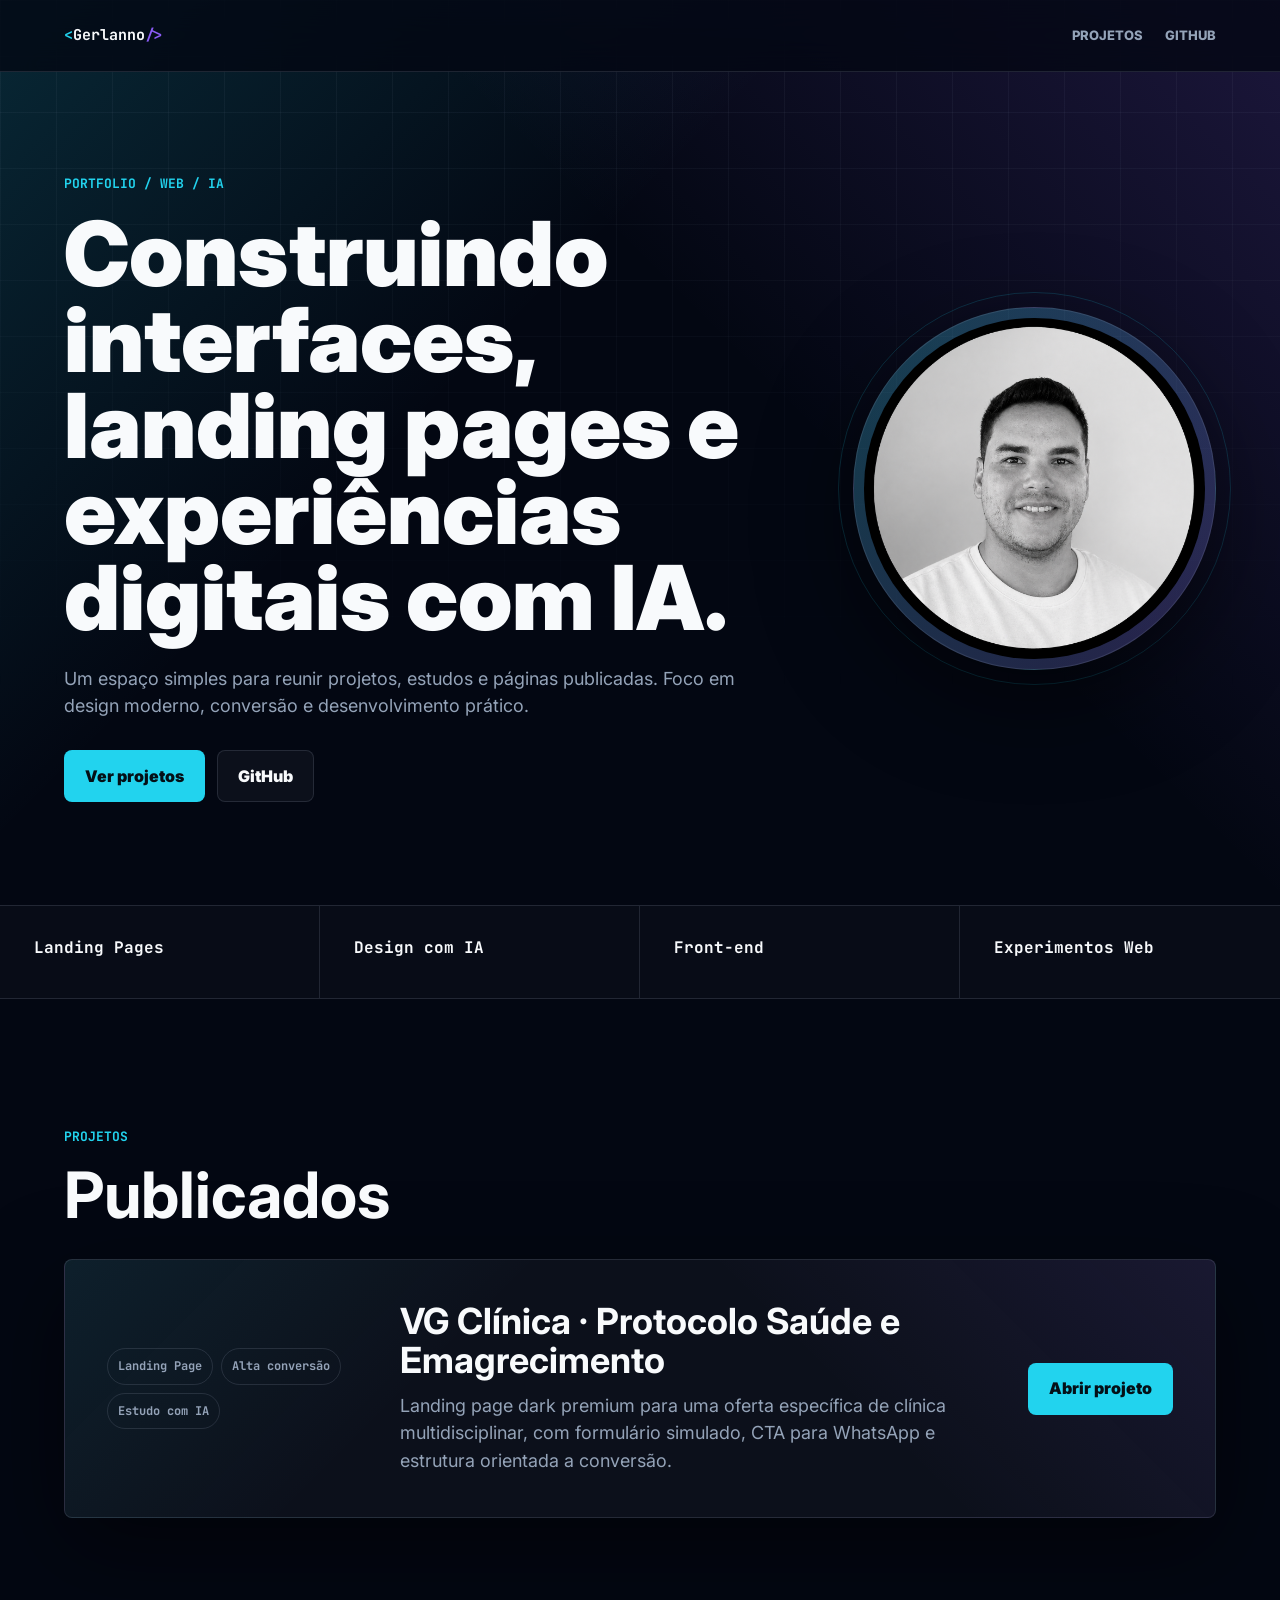
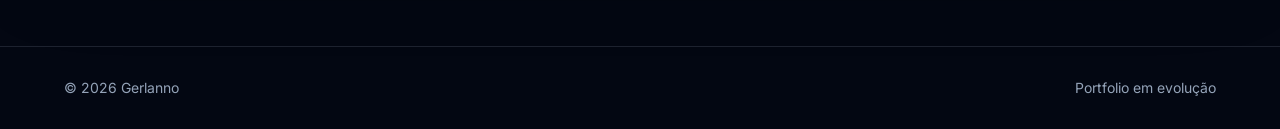
<file: index.html>
<!doctype html>
<html lang="pt-BR">
  <head>
    <meta charset="UTF-8" />
    <meta name="viewport" content="width=device-width, initial-scale=1.0" />
    <title>Gerlanno | Portfolio</title>
    <meta
      name="description"
      content="Portfolio de projetos web, landing pages e experimentos com IA."
    />
    <link rel="preconnect" href="https://fonts.googleapis.com" />
    <link rel="preconnect" href="https://fonts.gstatic.com" crossorigin />
    <link
      href="https://fonts.googleapis.com/css2?family=Inter:wght@400;500;600;700;800;900&family=JetBrains+Mono:wght@500;700&display=swap"
      rel="stylesheet"
    />
    <link rel="stylesheet" href="portfolio.css" />
  </head>
  <body>
    <header class="site-header">
      <a class="brand" href="#top">Gerlanno</a>
      <nav aria-label="Navegação principal">
        <a href="#projetos">Projetos</a>
        <a href="https://github.com/gerlanno" target="_blank" rel="noreferrer">GitHub</a>
      </nav>
    </header>

    <main id="top">
      <section class="hero">
        <div class="hero-copy">
          <p class="kicker">Portfolio / Web / IA</p>
          <h1>Construindo interfaces, landing pages e experiências digitais com IA.</h1>
          <p>
            Um espaço simples para reunir projetos, estudos e páginas publicadas. Foco em design
            moderno, conversão e desenvolvimento prático.
          </p>
          <div class="hero-actions">
            <a class="button primary" href="#projetos">Ver projetos</a>
            <a class="button secondary" href="https://github.com/gerlanno" target="_blank" rel="noreferrer">GitHub</a>
          </div>
        </div>

        <div class="profile-frame" aria-label="Foto de Gerlanno">
          <img src="assets/profile-gerlanno.png" alt="Foto de Gerlanno" />
        </div>
      </section>

      <section class="signal-strip" aria-label="Áreas de foco">
        <span>Landing Pages</span>
        <span>Design com IA</span>
        <span>Front-end</span>
        <span>Experimentos Web</span>
      </section>

      <section id="projetos" class="projects">
        <div class="section-heading">
          <p class="kicker">Projetos</p>
          <h2>Publicados</h2>
        </div>

        <article class="project-card">
          <div class="project-meta">
            <span>Landing Page</span>
            <span>Alta conversão</span>
            <span>Estudo com IA</span>
          </div>
          <div>
            <h3>VG Clínica · Protocolo Saúde e Emagrecimento</h3>
            <p>
              Landing page dark premium para uma oferta específica de clínica multidisciplinar,
              com formulário simulado, CTA para WhatsApp e estrutura orientada a conversão.
            </p>
          </div>
          <a class="project-link" href="vg-clinica/">Abrir projeto</a>
        </article>
      </section>
    </main>

    <footer class="footer">
      <span>© 2026 Gerlanno</span>
      <span>Portfolio em evolução</span>
    </footer>
  </body>
</html>
</file>
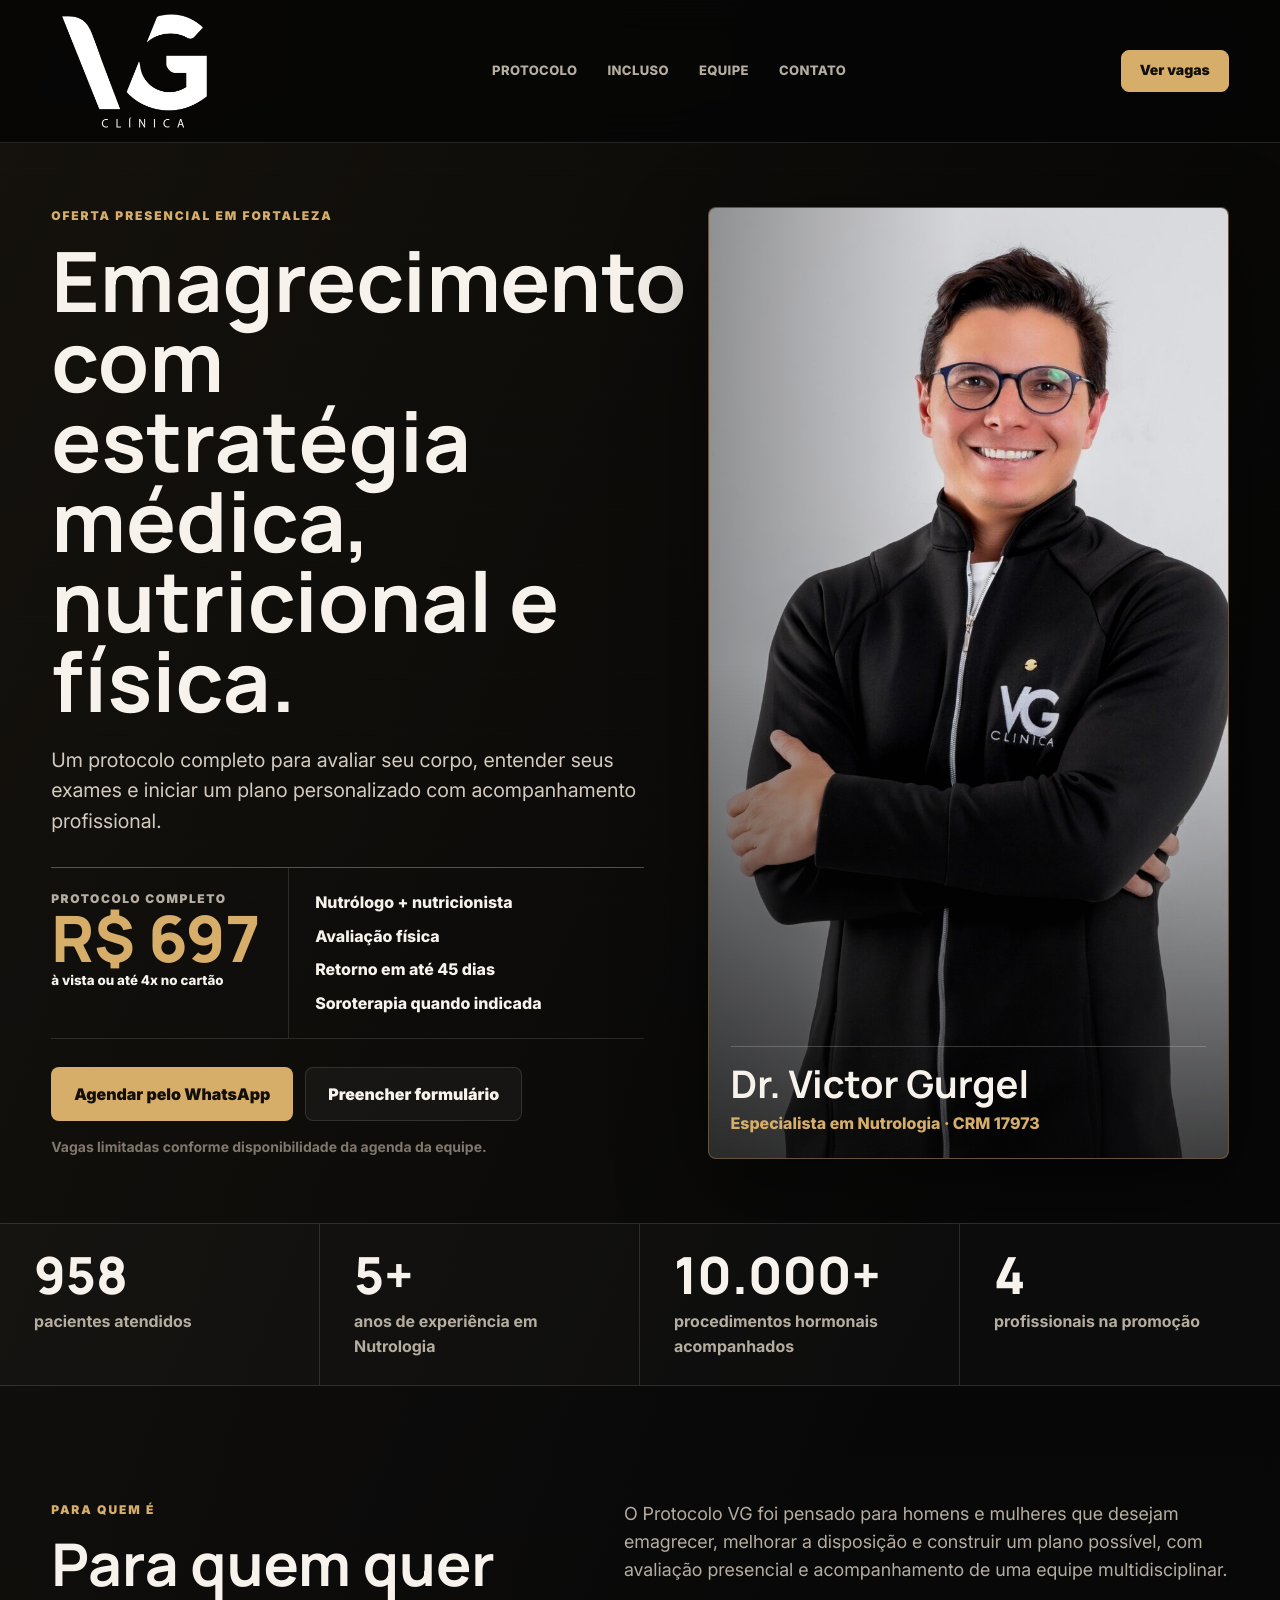
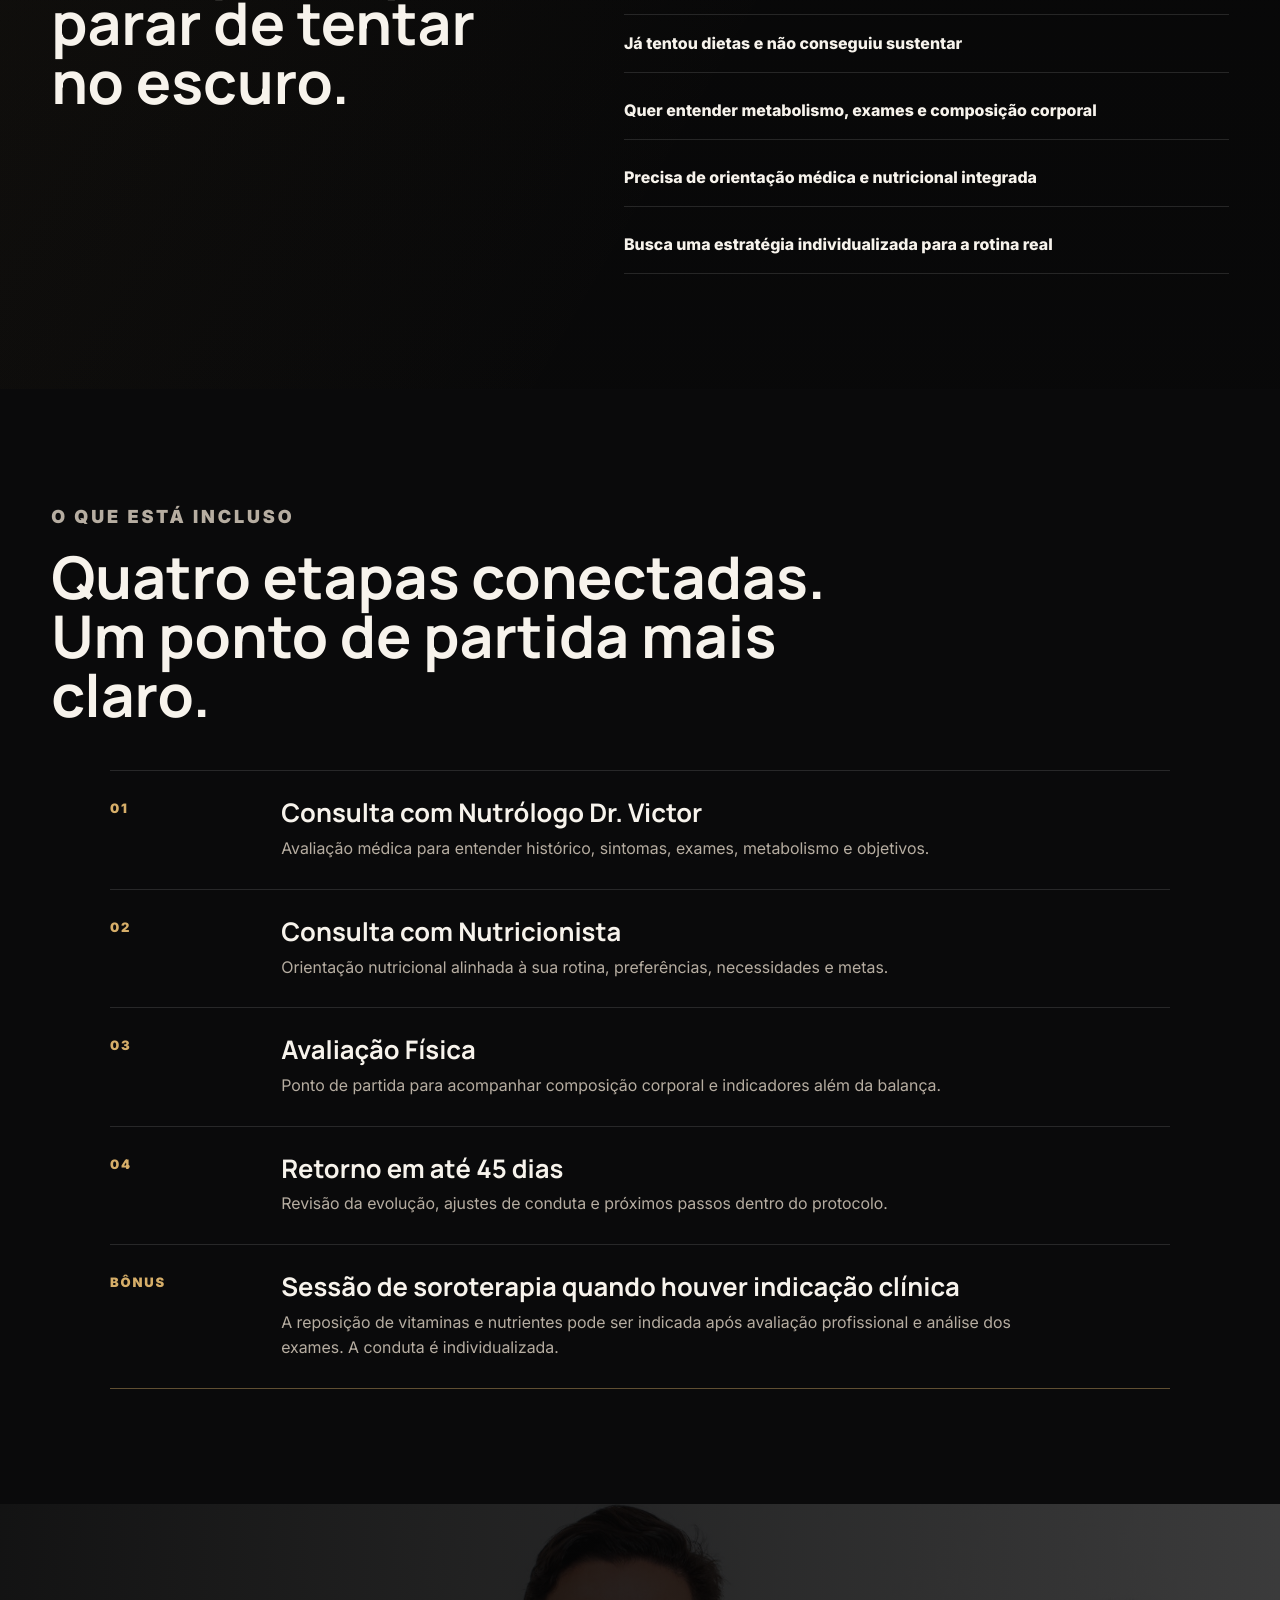
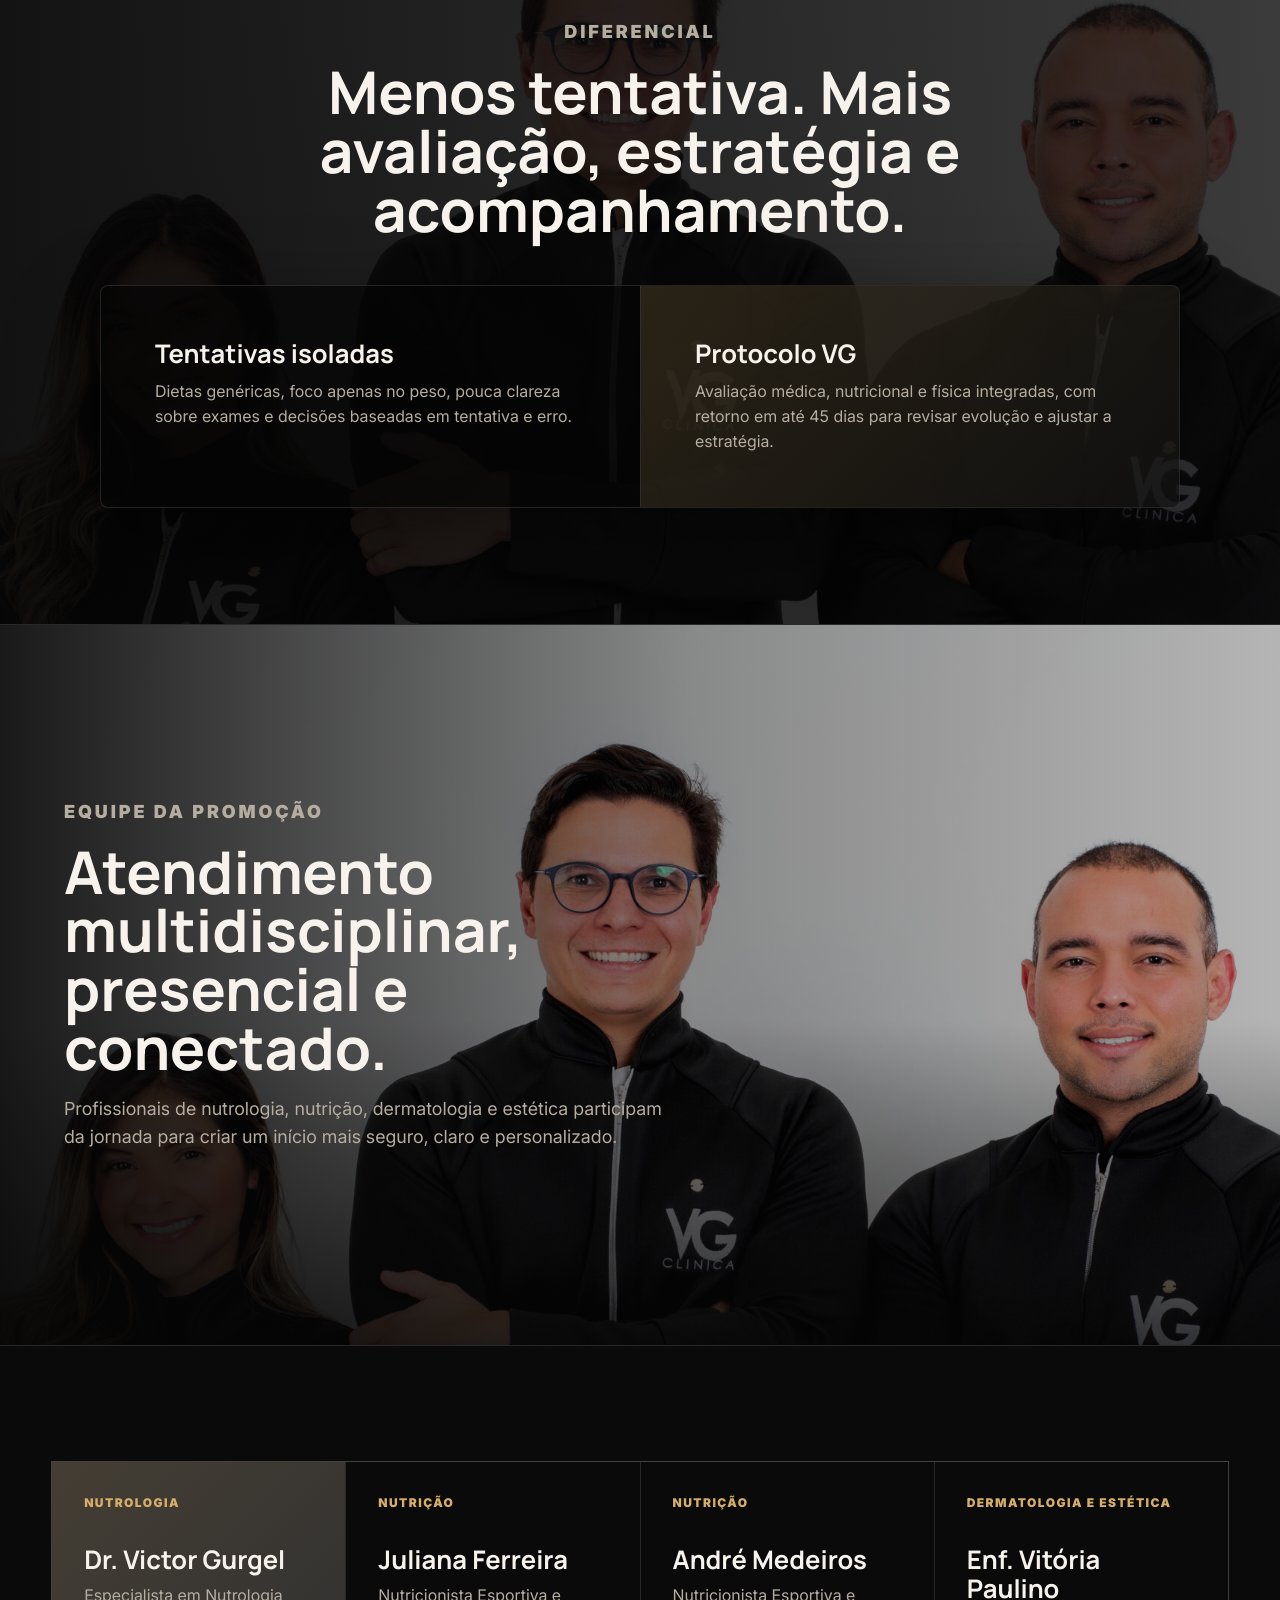
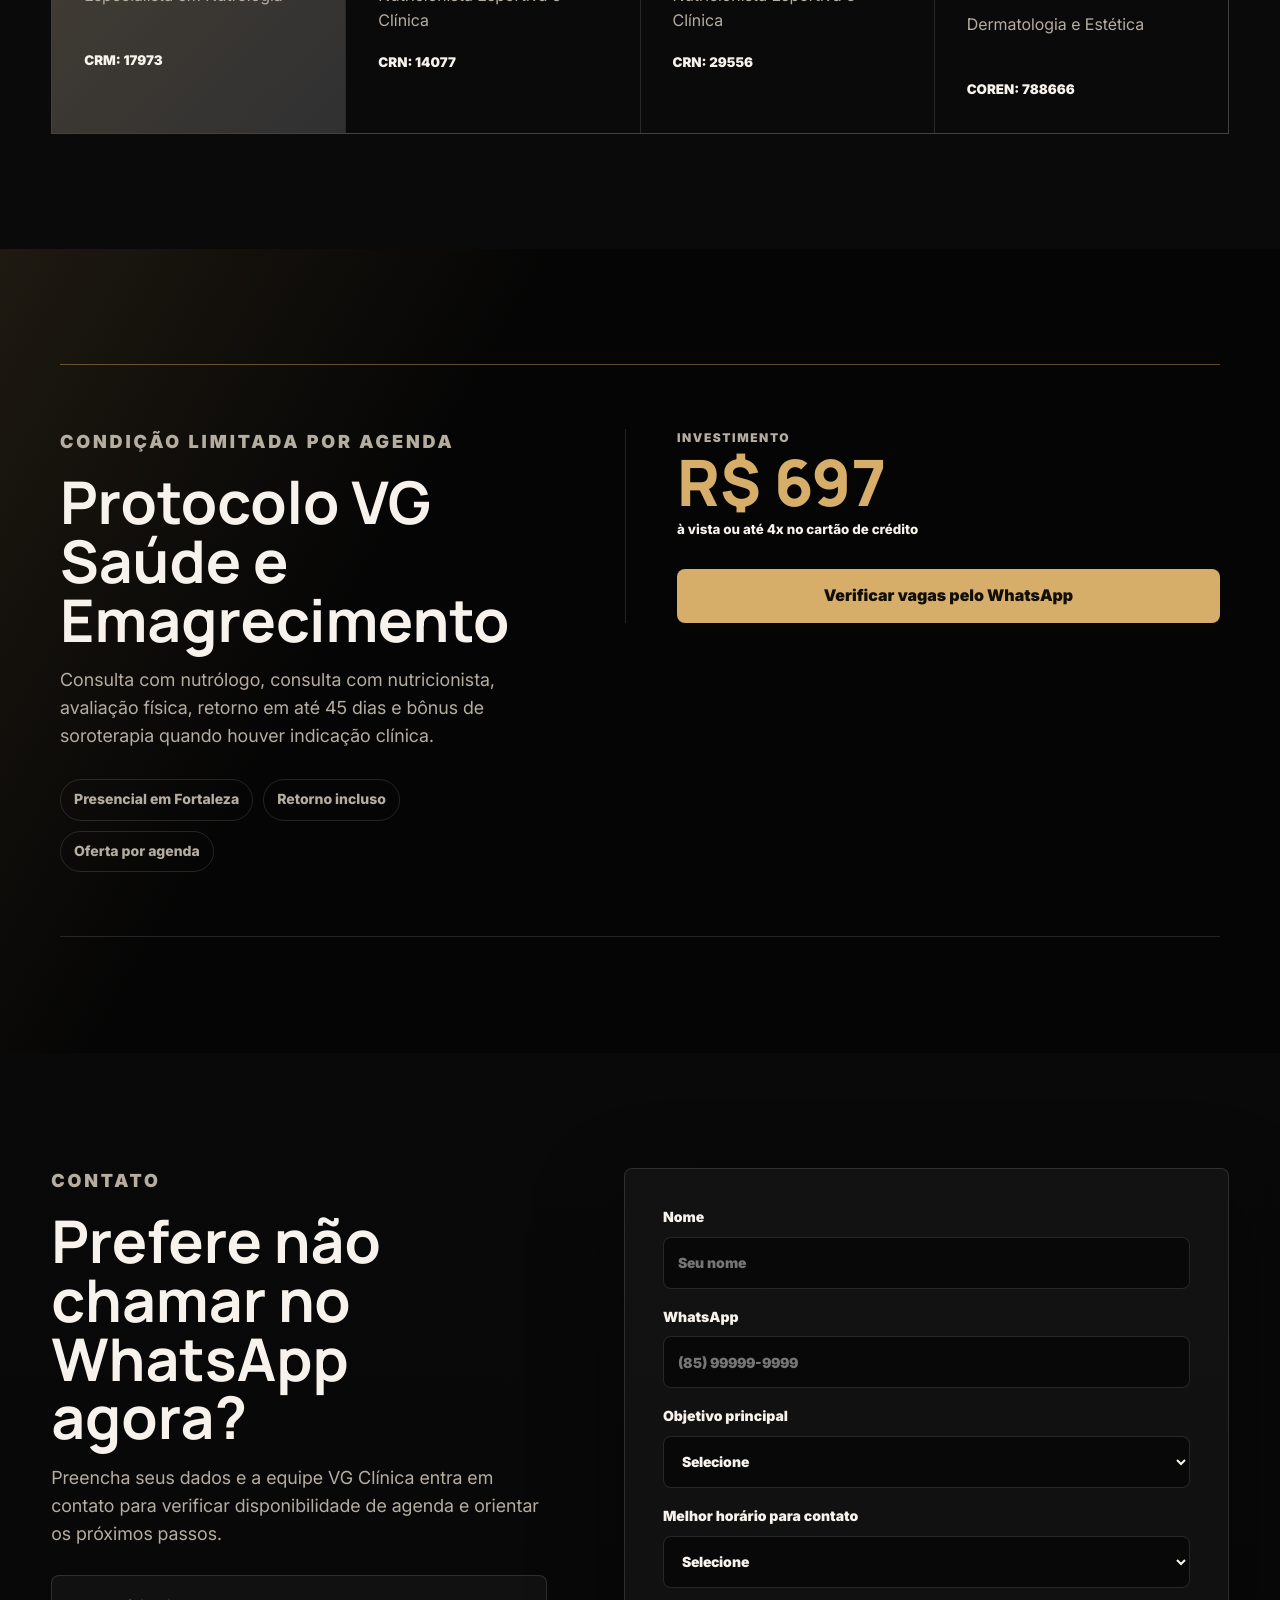
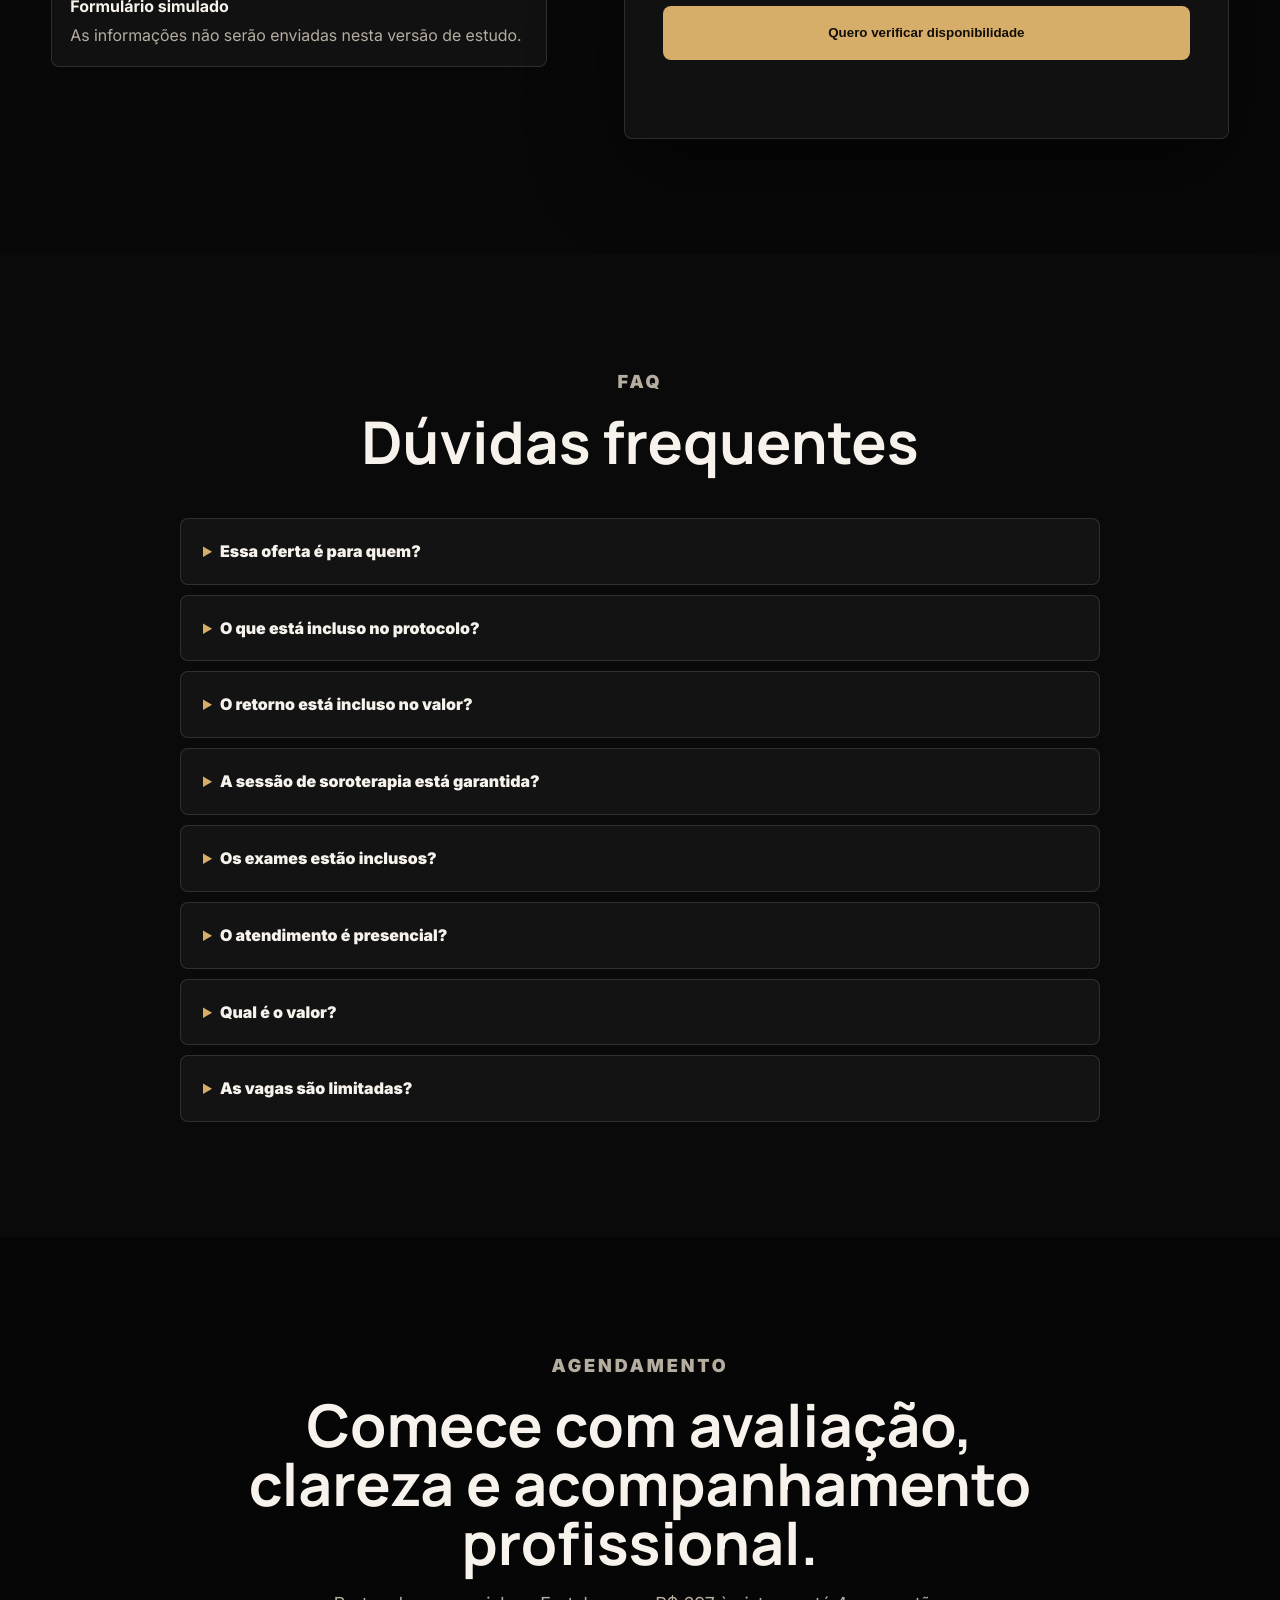
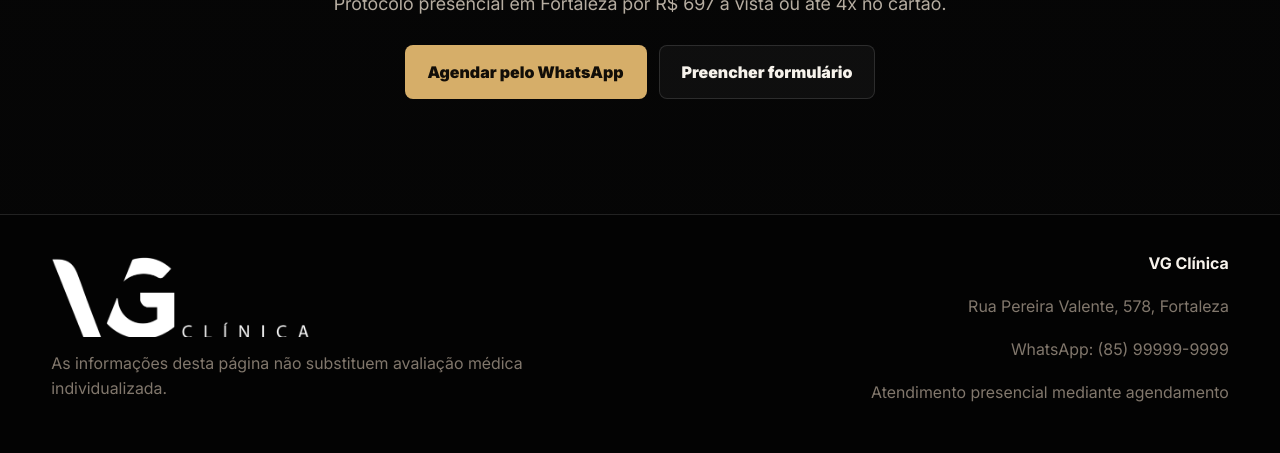
<file: vg-clinica/index.html>
<!doctype html>
<html lang="pt-BR">
  <head>
    <meta charset="UTF-8" />
    <meta name="viewport" content="width=device-width, initial-scale=1.0" />
    <title>Protocolo VG Saúde e Emagrecimento</title>
    <meta
      name="description"
      content="Protocolo presencial em Fortaleza com nutrólogo, nutricionistas, avaliação física e retorno em até 45 dias."
    />
    <link rel="preconnect" href="https://fonts.googleapis.com" />
    <link rel="preconnect" href="https://fonts.gstatic.com" crossorigin />
    <link
      href="https://fonts.googleapis.com/css2?family=Inter:wght@400;500;600;700;800;900&family=Manrope:wght@600;700;800&display=swap"
      rel="stylesheet"
    />
    <link rel="stylesheet" href="../styles.css" />
  </head>
  <body>
    <header class="site-header">
      <a class="brand" href="#top" aria-label="VG Clínica">
        <img class="brand-logo" src="../assets/vg-logo-white.png" alt="VG Clínica" />
      </a>
      <nav class="desktop-nav" aria-label="Navegação principal">
        <a href="#protocolo">Protocolo</a>
        <a href="#inclui">Incluso</a>
        <a href="#equipe">Equipe</a>
        <a href="#formulario">Contato</a>
      </nav>
      <a
        class="header-cta"
        href="https://wa.me/5585999999999?text=Ol%C3%A1%2C%20quero%20verificar%20vagas%20para%20o%20Protocolo%20VG"
        target="_blank"
        rel="noreferrer"
      >
        Ver vagas
      </a>
    </header>

    <main id="top">
      <section class="hero">
        <div class="hero-copy reveal">
          <p class="eyebrow">Oferta presencial em Fortaleza</p>
          <h1>Emagrecimento com estratégia médica, nutricional e física.</h1>
          <p class="hero-lead">
            Um protocolo completo para avaliar seu corpo, entender seus exames e iniciar um plano
            personalizado com acompanhamento profissional.
          </p>

          <div class="hero-offer" aria-label="Resumo da oferta">
            <div class="hero-price">
              <span>Protocolo completo</span>
              <strong>R$ 697</strong>
              <small>à vista ou até 4x no cartão</small>
            </div>
            <div class="hero-includes">
              <span>Nutrólogo + nutricionista</span>
              <span>Avaliação física</span>
              <span>Retorno em até 45 dias</span>
              <span>Soroterapia quando indicada</span>
            </div>
          </div>

          <div class="hero-actions">
            <a
              class="button primary"
              href="https://wa.me/5585999999999?text=Ol%C3%A1%2C%20quero%20agendar%20o%20Protocolo%20VG%20Sa%C3%BAde%20e%20Emagrecimento"
              target="_blank"
              rel="noreferrer"
            >
              Agendar pelo WhatsApp
            </a>
            <a class="button secondary" href="#formulario">Preencher formulário</a>
          </div>
          <p class="scarcity">Vagas limitadas conforme disponibilidade da agenda da equipe.</p>
        </div>

        <div class="hero-portrait reveal" aria-label="Dr. Victor Gurgel">
          <img src="../assets/dr-victor.jpg" alt="Dr. Victor Gurgel, especialista em Nutrologia" />
          <div class="doctor-badge">
            <strong>Dr. Victor Gurgel</strong>
            <span>Especialista em Nutrologia · CRM 17973</span>
          </div>
        </div>
      </section>

      <section class="metric-rail reveal" aria-label="Provas de autoridade da VG Clínica">
        <div>
          <strong>958</strong>
          <span>pacientes atendidos</span>
        </div>
        <div>
          <strong>5+</strong>
          <span>anos de experiência em Nutrologia</span>
        </div>
        <div>
          <strong>10.000+</strong>
          <span>procedimentos hormonais acompanhados</span>
        </div>
        <div>
          <strong>4</strong>
          <span>profissionais na promoção</span>
        </div>
      </section>

      <section id="protocolo" class="section editorial-split reveal">
        <div>
          <p class="eyebrow">Para quem é</p>
          <h2>Para quem quer parar de tentar no escuro.</h2>
        </div>
        <div class="editorial-copy">
          <p>
            O Protocolo VG foi pensado para homens e mulheres que desejam emagrecer, melhorar a
            disposição e construir um plano possível, com avaliação presencial e acompanhamento de
            uma equipe multidisciplinar.
          </p>
          <div class="line-list">
            <span>Já tentou dietas e não conseguiu sustentar</span>
            <span>Quer entender metabolismo, exames e composição corporal</span>
            <span>Precisa de orientação médica e nutricional integrada</span>
            <span>Busca uma estratégia individualizada para a rotina real</span>
          </div>
        </div>
      </section>

      <section id="inclui" class="section protocol-section">
        <div class="section-heading reveal">
          <p class="eyebrow">O que está incluso</p>
          <h2>Quatro etapas conectadas. Um ponto de partida mais claro.</h2>
        </div>

        <div class="protocol-timeline reveal">
          <article>
            <span>01</span>
            <div>
              <h3>Consulta com Nutrólogo Dr. Victor</h3>
              <p>Avaliação médica para entender histórico, sintomas, exames, metabolismo e objetivos.</p>
            </div>
          </article>
          <article>
            <span>02</span>
            <div>
              <h3>Consulta com Nutricionista</h3>
              <p>Orientação nutricional alinhada à sua rotina, preferências, necessidades e metas.</p>
            </div>
          </article>
          <article>
            <span>03</span>
            <div>
              <h3>Avaliação Física</h3>
              <p>Ponto de partida para acompanhar composição corporal e indicadores além da balança.</p>
            </div>
          </article>
          <article>
            <span>04</span>
            <div>
              <h3>Retorno em até 45 dias</h3>
              <p>Revisão da evolução, ajustes de conduta e próximos passos dentro do protocolo.</p>
            </div>
          </article>
          <article class="timeline-bonus">
            <span>Bônus</span>
            <div>
              <h3>Sessão de soroterapia quando houver indicação clínica</h3>
              <p>
                A reposição de vitaminas e nutrientes pode ser indicada após avaliação profissional e
                análise dos exames. A conduta é individualizada.
              </p>
            </div>
          </article>
        </div>
      </section>

      <section class="section comparison-section reveal">
        <div class="section-heading centered">
          <p class="eyebrow">Diferencial</p>
          <h2>Menos tentativa. Mais avaliação, estratégia e acompanhamento.</h2>
        </div>

        <div class="comparison-board">
          <article>
            <h3>Tentativas isoladas</h3>
            <p>Dietas genéricas, foco apenas no peso, pouca clareza sobre exames e decisões baseadas em tentativa e erro.</p>
          </article>
          <article class="board-featured">
            <h3>Protocolo VG</h3>
            <p>Avaliação médica, nutricional e física integradas, com retorno em até 45 dias para revisar evolução e ajustar a estratégia.</p>
          </article>
        </div>
      </section>

      <section id="equipe" class="team-cinema reveal">
        <img src="../assets/equipe-vg.jpg" alt="Equipe VG Clínica" />
        <div class="team-overlay">
          <p class="eyebrow">Equipe da promoção</p>
          <h2>Atendimento multidisciplinar, presencial e conectado.</h2>
          <p>
            Profissionais de nutrologia, nutrição, dermatologia e estética participam da jornada para
            criar um início mais seguro, claro e personalizado.
          </p>
        </div>
      </section>

      <section class="section credentials-section reveal">
        <div class="credentials-grid">
          <article class="credential-card featured">
            <span>Nutrologia</span>
            <h3>Dr. Victor Gurgel</h3>
            <p>Especialista em Nutrologia</p>
            <small>CRM: 17973</small>
          </article>
          <article class="credential-card">
            <span>Nutrição</span>
            <h3>Juliana Ferreira</h3>
            <p>Nutricionista Esportiva e Clínica</p>
            <small>CRN: 14077</small>
          </article>
          <article class="credential-card">
            <span>Nutrição</span>
            <h3>André Medeiros</h3>
            <p>Nutricionista Esportiva e Clínica</p>
            <small>CRN: 29556</small>
          </article>
          <article class="credential-card">
            <span>Dermatologia e Estética</span>
            <h3>Enf. Vitória Paulino</h3>
            <p>Dermatologia e Estética</p>
            <small>COREN: 788666</small>
          </article>
        </div>
      </section>

      <section class="section offer-section reveal">
        <div class="campaign-card">
          <div class="campaign-copy">
            <p class="eyebrow">Condição limitada por agenda</p>
            <h2>Protocolo VG Saúde e Emagrecimento</h2>
            <p>
              Consulta com nutrólogo, consulta com nutricionista, avaliação física, retorno em até 45
              dias e bônus de soroterapia quando houver indicação clínica.
            </p>
            <div class="campaign-tags">
              <span>Presencial em Fortaleza</span>
              <span>Retorno incluso</span>
              <span>Oferta por agenda</span>
            </div>
          </div>
          <div class="campaign-price">
            <span>Investimento</span>
            <strong>R$ 697</strong>
            <small>à vista ou até 4x no cartão de crédito</small>
            <a
              class="button primary wide"
              href="https://wa.me/5585999999999?text=Ol%C3%A1%2C%20quero%20verificar%20as%20vagas%20do%20Protocolo%20VG"
              target="_blank"
              rel="noreferrer"
            >
              Verificar vagas pelo WhatsApp
            </a>
          </div>
        </div>
      </section>

      <section id="formulario" class="section form-section reveal">
        <div class="section-heading">
          <p class="eyebrow">Contato</p>
          <h2>Prefere não chamar no WhatsApp agora?</h2>
          <p>
            Preencha seus dados e a equipe VG Clínica entra em contato para verificar disponibilidade
            de agenda e orientar os próximos passos.
          </p>
          <div class="privacy-note">
            <strong>Formulário simulado</strong>
            <span>As informações não serão enviadas nesta versão de estudo.</span>
          </div>
        </div>

        <form class="lead-form" id="leadForm">
          <label>
            Nome
            <input type="text" name="nome" placeholder="Seu nome" required />
          </label>
          <label>
            WhatsApp
            <input type="tel" name="whatsapp" placeholder="(85) 99999-9999" required />
          </label>
          <label>
            Objetivo principal
            <select name="objetivo" required>
              <option value="">Selecione</option>
              <option>Emagrecimento</option>
              <option>Mais disposição e saúde</option>
              <option>Avaliação nutricional</option>
              <option>Saúde hormonal/metabólica</option>
              <option>Outro objetivo</option>
            </select>
          </label>
          <label>
            Melhor horário para contato
            <select name="horario" required>
              <option value="">Selecione</option>
              <option>Manhã</option>
              <option>Tarde</option>
              <option>Noite</option>
            </select>
          </label>
          <button class="button primary wide" type="submit">Quero verificar disponibilidade</button>
          <p class="form-status" id="formStatus" role="status" aria-live="polite"></p>
        </form>
      </section>

      <section id="faq" class="section faq-section reveal">
        <div class="section-heading centered">
          <p class="eyebrow">FAQ</p>
          <h2>Dúvidas frequentes</h2>
        </div>
        <div class="faq-list">
          <details>
            <summary>Essa oferta é para quem?</summary>
            <p>Para homens e mulheres que desejam emagrecer com acompanhamento profissional, melhorar hábitos, entender melhor seus exames e iniciar uma estratégia personalizada de saúde e bem-estar.</p>
          </details>
          <details>
            <summary>O que está incluso no protocolo?</summary>
            <p>Consulta com Nutrólogo Dr. Victor, consulta com nutricionista, avaliação física e retorno em até 45 dias.</p>
          </details>
          <details>
            <summary>O retorno está incluso no valor?</summary>
            <p>Sim. O retorno em até 45 dias faz parte da promoção, desde que realizado dentro do prazo informado pela clínica.</p>
          </details>
          <details>
            <summary>A sessão de soroterapia está garantida?</summary>
            <p>Não. Ela é um bônus condicionado à indicação profissional após avaliação e análise dos exames.</p>
          </details>
          <details>
            <summary>Os exames estão inclusos?</summary>
            <p>Não. Caso o médico solicite exames, eles serão orientados durante a consulta e realizados à parte.</p>
          </details>
          <details>
            <summary>O atendimento é presencial?</summary>
            <p>Sim. A oferta é para atendimento presencial na VG Clínica, em Fortaleza.</p>
          </details>
          <details>
            <summary>Qual é o valor?</summary>
            <p>O protocolo completo está disponível por R$ 697 à vista ou até 4x no cartão de crédito.</p>
          </details>
          <details>
            <summary>As vagas são limitadas?</summary>
            <p>Sim. As vagas dependem da disponibilidade da agenda dos profissionais envolvidos, para garantir atendimento individualizado.</p>
          </details>
        </div>
      </section>

      <section class="section final-cta reveal">
        <p class="eyebrow">Agendamento</p>
        <h2>Comece com avaliação, clareza e acompanhamento profissional.</h2>
        <p>Protocolo presencial em Fortaleza por R$ 697 à vista ou até 4x no cartão.</p>
        <div class="hero-actions center-actions">
          <a
            class="button primary"
            href="https://wa.me/5585999999999?text=Ol%C3%A1%2C%20tenho%20interesse%20no%20Protocolo%20VG%20e%20quero%20agendar"
            target="_blank"
            rel="noreferrer"
          >
            Agendar pelo WhatsApp
          </a>
          <a class="button secondary" href="#formulario">Preencher formulário</a>
        </div>
      </section>
    </main>

    <a
      class="mobile-sticky-cta"
      href="https://wa.me/5585999999999?text=Ol%C3%A1%2C%20quero%20verificar%20vagas%20para%20o%20Protocolo%20VG"
      target="_blank"
      rel="noreferrer"
    >
      Agendar pelo WhatsApp
    </a>

    <footer class="footer">
      <div>
        <a class="brand footer-brand" href="#top" aria-label="VG Clínica">
          <img class="footer-logo-art" src="../assets/vg-logo-footer.webp" alt="VG Clínica" />
        </a>
        <p>As informações desta página não substituem avaliação médica individualizada.</p>
      </div>
      <div>
        <strong>VG Clínica</strong>
        <span>Rua Pereira Valente, 578, Fortaleza</span>
        <span>WhatsApp: (85) 99999-9999</span>
        <span>Atendimento presencial mediante agendamento</span>
      </div>
    </footer>

    <script src="../script.js"></script>
  </body>
</html>
</file>
<file: portfolio.css>
:root {
  --bg: #030712;
  --panel: #07111f;
  --panel-soft: #0b1627;
  --line: rgba(148, 163, 184, 0.18);
  --text: #f8fafc;
  --muted: #94a3b8;
  --cyan: #22d3ee;
  --violet: #8b5cf6;
  --lime: #a3e635;
  --radius: 8px;
  --shadow: 0 30px 90px rgba(0, 0, 0, 0.5);
}

* {
  box-sizing: border-box;
}

html {
  scroll-behavior: smooth;
}

body {
  margin: 0;
  min-width: 320px;
  background:
    linear-gradient(135deg, rgba(34, 211, 238, 0.16), transparent 28%),
    linear-gradient(225deg, rgba(139, 92, 246, 0.18), transparent 30%),
    var(--bg);
  color: var(--text);
  font-family: "Inter", Arial, sans-serif;
  line-height: 1.55;
}

body::before {
  content: "";
  position: fixed;
  inset: 0;
  z-index: -1;
  background-image:
    linear-gradient(rgba(148, 163, 184, 0.08) 1px, transparent 1px),
    linear-gradient(90deg, rgba(148, 163, 184, 0.08) 1px, transparent 1px);
  background-size: 56px 56px;
  mask-image: linear-gradient(to bottom, black, transparent 78%);
}

a {
  color: inherit;
  text-decoration: none;
}

img {
  display: block;
  max-width: 100%;
}

h1,
h2,
h3,
p {
  margin-top: 0;
}

.site-header {
  position: sticky;
  top: 0;
  z-index: 10;
  display: flex;
  min-height: 72px;
  align-items: center;
  justify-content: space-between;
  gap: 24px;
  border-bottom: 1px solid var(--line);
  padding: 14px clamp(18px, 5vw, 72px);
  background: rgba(3, 7, 18, 0.78);
  backdrop-filter: blur(18px);
}

.brand {
  color: var(--text);
  font-family: "JetBrains Mono", monospace;
  font-size: 15px;
  font-weight: 700;
}

.brand::before {
  content: "<";
  color: var(--cyan);
}

.brand::after {
  content: "/>";
  color: var(--violet);
}

nav {
  display: flex;
  gap: 22px;
  color: var(--muted);
  font-size: 13px;
  font-weight: 800;
  text-transform: uppercase;
}

nav a:hover {
  color: var(--cyan);
}

.hero {
  display: grid;
  grid-template-columns: minmax(0, 1fr) minmax(280px, 0.52fr);
  gap: clamp(36px, 7vw, 110px);
  align-items: center;
  min-height: calc(100vh - 72px);
  padding: clamp(60px, 8vw, 110px) clamp(18px, 5vw, 72px);
}

.kicker {
  margin-bottom: 16px;
  color: var(--cyan);
  font-family: "JetBrains Mono", monospace;
  font-size: 13px;
  font-weight: 700;
  text-transform: uppercase;
}

h1 {
  max-width: 900px;
  margin-bottom: 24px;
  font-size: clamp(42px, 7vw, 92px);
  font-weight: 900;
  letter-spacing: 0;
  line-height: 0.96;
}

h2 {
  margin-bottom: 0;
  font-size: clamp(34px, 5vw, 64px);
  line-height: 1;
}

h3 {
  margin-bottom: 12px;
  font-size: clamp(24px, 3vw, 36px);
  line-height: 1.08;
}

.hero-copy p:not(.kicker),
.project-card p {
  max-width: 720px;
  color: var(--muted);
  font-size: 18px;
}

.hero-actions {
  display: flex;
  flex-wrap: wrap;
  gap: 12px;
  margin-top: 30px;
}

.button,
.project-link {
  display: inline-flex;
  min-height: 52px;
  align-items: center;
  justify-content: center;
  border-radius: var(--radius);
  padding: 0 20px;
  font-weight: 900;
  transition: transform 0.18s ease, border-color 0.18s ease, background 0.18s ease;
}

.button:hover,
.project-link:hover {
  transform: translateY(-1px);
}

.button.primary,
.project-link {
  border: 1px solid rgba(34, 211, 238, 0.65);
  background: var(--cyan);
  color: #041017;
}

.button.secondary {
  border: 1px solid var(--line);
  background: rgba(255, 255, 255, 0.04);
  color: var(--text);
}

.profile-frame {
  position: relative;
  border: 1px solid var(--line);
  border-radius: 50%;
  padding: 10px;
  background:
    linear-gradient(135deg, rgba(34, 211, 238, 0.24), rgba(139, 92, 246, 0.2)),
    rgba(255, 255, 255, 0.04);
  box-shadow: var(--shadow);
}

.profile-frame::after {
  content: "";
  position: absolute;
  inset: -16px;
  z-index: -1;
  border-radius: 50%;
  border: 1px solid rgba(34, 211, 238, 0.18);
}

.profile-frame img {
  aspect-ratio: 1;
  width: 100%;
  border-radius: 50%;
  object-fit: cover;
}

.signal-strip {
  display: grid;
  grid-template-columns: repeat(4, minmax(0, 1fr));
  border-top: 1px solid var(--line);
  border-bottom: 1px solid var(--line);
  background: rgba(255, 255, 255, 0.025);
}

.signal-strip span {
  min-height: 92px;
  border-right: 1px solid var(--line);
  padding: 30px clamp(18px, 3vw, 34px);
  color: var(--text);
  font-family: "JetBrains Mono", monospace;
  font-weight: 700;
}

.signal-strip span:last-child {
  border-right: 0;
}

.projects {
  padding: clamp(70px, 10vw, 130px) clamp(18px, 5vw, 72px);
}

.section-heading {
  margin-bottom: 32px;
}

.project-card {
  display: grid;
  grid-template-columns: minmax(180px, 0.42fr) minmax(0, 1fr) auto;
  gap: clamp(24px, 4vw, 56px);
  align-items: center;
  border: 1px solid var(--line);
  border-radius: var(--radius);
  padding: clamp(24px, 4vw, 42px);
  background:
    linear-gradient(135deg, rgba(34, 211, 238, 0.08), transparent 34%),
    linear-gradient(225deg, rgba(139, 92, 246, 0.1), transparent 36%),
    rgba(255, 255, 255, 0.04);
  box-shadow: var(--shadow);
}

.project-meta {
  display: flex;
  flex-wrap: wrap;
  gap: 8px;
}

.project-meta span {
  border: 1px solid var(--line);
  border-radius: 999px;
  padding: 8px 10px;
  color: var(--muted);
  font-family: "JetBrains Mono", monospace;
  font-size: 12px;
  font-weight: 700;
}

.project-card p {
  margin-bottom: 0;
}

.footer {
  display: flex;
  justify-content: space-between;
  gap: 18px;
  border-top: 1px solid var(--line);
  padding: 30px clamp(18px, 5vw, 72px);
  color: var(--muted);
  font-size: 14px;
}

@media (max-width: 920px) {
  .hero,
  .project-card {
    grid-template-columns: 1fr;
  }

  .profile-frame {
    max-width: 420px;
  }

  .signal-strip {
    grid-template-columns: repeat(2, minmax(0, 1fr));
  }
}

@media (max-width: 640px) {
  .site-header {
    min-height: 64px;
    padding: 12px 16px;
  }

  nav {
    gap: 14px;
  }

  .hero,
  .projects {
    padding-right: 16px;
    padding-left: 16px;
  }

  h1 {
    font-size: 40px;
    line-height: 1;
  }

  .hero-actions,
  .button,
  .project-link {
    width: 100%;
  }

  .signal-strip {
    grid-template-columns: 1fr;
  }

  .signal-strip span {
    min-height: 72px;
    border-right: 0;
    border-bottom: 1px solid var(--line);
  }

  .footer {
    flex-direction: column;
  }
}
</file>
<file: styles.css>
:root {
  --black: #050505;
  --near-black: #0a0a0b;
  --graphite: #121214;
  --graphite-soft: #19191c;
  --line: rgba(255, 255, 255, 0.12);
  --line-strong: rgba(214, 174, 105, 0.42);
  --text: #f7f3ec;
  --muted: #b6ada1;
  --dim: #81776c;
  --gold: #d6ae69;
  --gold-soft: #f0cf91;
  --radius: 8px;
  --shadow: 0 30px 90px rgba(0, 0, 0, 0.48);
}

* {
  box-sizing: border-box;
}

html {
  scroll-behavior: smooth;
}

body {
  margin: 0;
  min-width: 320px;
  background:
    linear-gradient(120deg, rgba(214, 174, 105, 0.08), transparent 28%),
    linear-gradient(180deg, #050505 0%, #0c0c0d 45%, #050505 100%);
  color: var(--text);
  font-family: "Inter", Arial, sans-serif;
  line-height: 1.55;
  text-rendering: geometricPrecision;
}

body::after {
  content: "";
  position: fixed;
  inset: 0;
  z-index: -1;
  pointer-events: none;
  background-image: linear-gradient(rgba(255, 255, 255, 0.035) 1px, transparent 1px);
  background-size: 100% 56px;
  opacity: 0.22;
}

img {
  display: block;
  max-width: 100%;
}

a {
  color: inherit;
  text-decoration: none;
}

h1,
h2,
h3,
p {
  margin-top: 0;
}

h1,
h2,
h3 {
  font-family: "Manrope", "Inter", Arial, sans-serif;
  letter-spacing: 0;
}

h1 {
  max-width: 880px;
  margin-bottom: 24px;
  font-size: clamp(44px, 6.5vw, 88px);
  line-height: 0.96;
}

h2 {
  margin-bottom: 18px;
  font-size: clamp(32px, 4.6vw, 64px);
  line-height: 1;
}

h3 {
  margin-bottom: 10px;
  font-size: clamp(20px, 2vw, 26px);
  line-height: 1.12;
}

p {
  color: var(--muted);
}

.site-header {
  position: sticky;
  top: 0;
  z-index: 30;
  display: flex;
  min-height: 76px;
  align-items: center;
  justify-content: space-between;
  gap: 28px;
  border-bottom: 1px solid var(--line);
  padding: 14px clamp(18px, 4vw, 62px);
  background: rgba(5, 5, 5, 0.84);
  backdrop-filter: blur(18px);
}

.brand {
  display: inline-flex;
  align-items: center;
}

.brand-logo {
  width: clamp(126px, 13vw, 170px);
  height: auto;
  object-fit: contain;
}

.desktop-nav {
  display: flex;
  align-items: center;
  gap: 30px;
  color: var(--muted);
  font-size: 13px;
  font-weight: 800;
  letter-spacing: 0.03em;
  text-transform: uppercase;
}

.desktop-nav a {
  position: relative;
  padding: 8px 0;
}

.desktop-nav a::after {
  content: "";
  position: absolute;
  right: 0;
  bottom: 0;
  left: 0;
  height: 1px;
  transform: scaleX(0);
  transform-origin: left;
  background: var(--gold);
  transition: transform 0.22s ease;
}

.desktop-nav a:hover {
  color: var(--text);
}

.desktop-nav a:hover::after {
  transform: scaleX(1);
}

.header-cta,
.button,
.mobile-sticky-cta {
  display: inline-flex;
  align-items: center;
  justify-content: center;
  border-radius: var(--radius);
  font-weight: 900;
  transition: transform 0.18s ease, background 0.18s ease, border-color 0.18s ease;
}

.header-cta {
  min-height: 42px;
  border: 1px solid var(--gold);
  padding: 0 18px;
  background: var(--gold);
  color: #120e08;
  font-size: 14px;
}

.section {
  padding: clamp(72px, 9vw, 132px) clamp(18px, 4vw, 62px);
}

.hero {
  display: grid;
  grid-template-columns: minmax(0, 1fr) minmax(360px, 0.88fr);
  gap: clamp(34px, 5vw, 82px);
  align-items: stretch;
  min-height: calc(100vh - 76px);
  padding: clamp(40px, 5vw, 70px) clamp(18px, 4vw, 62px);
  overflow: hidden;
}

.hero-copy {
  display: flex;
  min-height: 650px;
  flex-direction: column;
  justify-content: center;
}

.eyebrow {
  margin-bottom: 16px;
  color: var(--gold);
  font-size: 12px;
  font-weight: 900;
  letter-spacing: 0.16em;
  text-transform: uppercase;
}

.hero-lead {
  max-width: 720px;
  margin-bottom: 30px;
  color: #d3cbc0;
  font-size: clamp(17px, 1.55vw, 21px);
}

.hero-offer {
  display: grid;
  grid-template-columns: minmax(190px, 0.52fr) minmax(260px, 0.78fr);
  max-width: 760px;
  margin-bottom: 28px;
  border-top: 1px solid var(--line-strong);
  border-bottom: 1px solid var(--line);
}

.hero-price {
  padding: 22px 26px 22px 0;
}

.hero-price span,
.campaign-price span {
  display: block;
  color: var(--muted);
  font-size: 12px;
  font-weight: 900;
  letter-spacing: 0.13em;
  text-transform: uppercase;
}

.hero-price strong,
.campaign-price strong {
  display: block;
  color: var(--gold);
  font-family: "Manrope", "Inter", Arial, sans-serif;
  font-size: clamp(46px, 5vw, 72px);
  font-weight: 800;
  line-height: 0.98;
}

.hero-price small,
.campaign-price small {
  display: block;
  color: var(--text);
  font-weight: 800;
}

.hero-includes {
  display: grid;
  align-content: center;
  border-left: 1px solid var(--line);
  padding: 22px 0 22px 26px;
}

.hero-includes span,
.line-list span,
.campaign-tags span {
  color: var(--text);
  font-weight: 800;
}

.hero-includes span + span,
.line-list span + span {
  margin-top: 9px;
}

.hero-actions {
  display: flex;
  flex-wrap: wrap;
  gap: 12px;
}

.button {
  min-height: 54px;
  border: 1px solid transparent;
  padding: 0 22px;
}

.button:hover,
.header-cta:hover {
  transform: translateY(-1px);
}

.button.primary {
  background: var(--gold);
  color: #120e08;
}

.button.primary:hover,
.header-cta:hover {
  background: var(--gold-soft);
}

.button.secondary {
  border-color: var(--line);
  background: rgba(255, 255, 255, 0.04);
  color: var(--text);
}

.button.secondary:hover {
  border-color: var(--line-strong);
}

.wide {
  width: 100%;
}

.scarcity {
  margin: 16px 0 0;
  color: var(--dim);
  font-size: 14px;
  font-weight: 700;
}

.hero-portrait {
  position: relative;
  min-height: 650px;
  border: 1px solid var(--line-strong);
  border-radius: var(--radius);
  overflow: hidden;
  background: var(--graphite);
  box-shadow: var(--shadow);
}

.hero-portrait::after {
  content: "";
  position: absolute;
  inset: 0;
  background:
    linear-gradient(180deg, transparent 48%, rgba(5, 5, 5, 0.72) 100%),
    linear-gradient(90deg, rgba(5, 5, 5, 0.32), transparent 48%);
}

.hero-portrait img {
  width: 100%;
  height: 100%;
  min-height: 650px;
  object-fit: cover;
  object-position: center top;
  filter: contrast(1.04) brightness(0.92);
}

.doctor-badge {
  position: absolute;
  right: 22px;
  bottom: 22px;
  left: 22px;
  z-index: 1;
  border-top: 1px solid rgba(255, 255, 255, 0.2);
  padding-top: 18px;
}

.doctor-badge strong {
  display: block;
  color: var(--text);
  font-family: "Manrope", "Inter", Arial, sans-serif;
  font-size: clamp(24px, 3vw, 38px);
  line-height: 1;
}

.doctor-badge span {
  display: block;
  margin-top: 8px;
  color: var(--gold);
  font-weight: 800;
}

.metric-rail {
  display: grid;
  grid-template-columns: repeat(4, minmax(0, 1fr));
  border-top: 1px solid var(--line);
  border-bottom: 1px solid var(--line);
  background: rgba(255, 255, 255, 0.025);
}

.metric-rail div {
  min-height: 124px;
  border-right: 1px solid var(--line);
  padding: 26px clamp(18px, 3vw, 34px);
}

.metric-rail div:last-child {
  border-right: 0;
}

.metric-rail strong {
  display: block;
  color: var(--text);
  font-family: "Manrope", "Inter", Arial, sans-serif;
  font-size: clamp(34px, 4vw, 56px);
  font-weight: 800;
  line-height: 1;
}

.metric-rail span {
  display: block;
  max-width: 250px;
  margin-top: 8px;
  color: var(--muted);
  font-weight: 700;
}

.editorial-split,
.form-section,
.campaign-card {
  display: grid;
  grid-template-columns: minmax(0, 0.82fr) minmax(0, 1fr);
  gap: clamp(34px, 6vw, 92px);
  align-items: start;
}

.editorial-copy p,
.section-heading p,
.team-overlay p,
.campaign-copy p,
.final-cta p {
  max-width: 690px;
  color: var(--muted);
  font-size: 18px;
}

.line-list {
  display: grid;
  margin-top: 30px;
  border-top: 1px solid var(--line);
}

.line-list span {
  border-bottom: 1px solid var(--line);
  padding: 16px 0;
}

.protocol-section,
.credentials-section,
.faq-section {
  background: var(--near-black);
}

.section-heading {
  max-width: 880px;
  margin-bottom: 46px;
}

.section-heading.centered {
  margin-right: auto;
  margin-left: auto;
  text-align: center;
}

.section-heading.centered p {
  margin-right: auto;
  margin-left: auto;
}

.protocol-timeline {
  max-width: 1060px;
  margin: 0 auto;
  border-top: 1px solid var(--line);
}

.protocol-timeline article {
  display: grid;
  grid-template-columns: 120px minmax(0, 1fr);
  gap: clamp(20px, 4vw, 58px);
  border-bottom: 1px solid var(--line);
  padding: 28px 0;
}

.protocol-timeline article > span {
  color: var(--gold);
  font-size: 13px;
  font-weight: 900;
  letter-spacing: 0.14em;
  text-transform: uppercase;
}

.protocol-timeline h3 {
  margin-bottom: 8px;
}

.protocol-timeline p {
  max-width: 780px;
  margin-bottom: 0;
}

.timeline-bonus {
  border-color: var(--line-strong) !important;
}

.comparison-section {
  background:
    linear-gradient(90deg, rgba(5, 5, 5, 0.94), rgba(5, 5, 5, 0.78)),
    url("assets/equipe-vg.jpg") center 24% / cover;
}

.comparison-board {
  display: grid;
  grid-template-columns: repeat(2, minmax(0, 1fr));
  max-width: 1080px;
  margin: 0 auto;
  border: 1px solid var(--line);
  border-radius: var(--radius);
  overflow: hidden;
  background: rgba(5, 5, 5, 0.74);
  box-shadow: var(--shadow);
}

.comparison-board article {
  padding: clamp(28px, 5vw, 54px);
}

.comparison-board article + article {
  border-left: 1px solid var(--line);
}

.comparison-board p {
  margin-bottom: 0;
}

.board-featured {
  background: linear-gradient(135deg, rgba(214, 174, 105, 0.18), rgba(255, 255, 255, 0.04));
}

.team-cinema {
  position: relative;
  min-height: 720px;
  overflow: hidden;
  border-top: 1px solid var(--line);
  border-bottom: 1px solid var(--line);
}

.team-cinema img {
  width: 100%;
  height: 720px;
  object-fit: cover;
  object-position: center top;
  filter: contrast(1.05) brightness(0.86);
}

.team-cinema::after {
  content: "";
  position: absolute;
  inset: 0;
  background:
    linear-gradient(90deg, rgba(5, 5, 5, 0.9), rgba(5, 5, 5, 0.38) 54%, rgba(5, 5, 5, 0.18)),
    linear-gradient(180deg, transparent 55%, rgba(5, 5, 5, 0.72));
}

.team-overlay {
  position: absolute;
  top: 50%;
  left: clamp(18px, 5vw, 72px);
  z-index: 1;
  max-width: 620px;
  transform: translateY(-50%);
}

.credentials-grid {
  display: grid;
  grid-template-columns: repeat(4, minmax(0, 1fr));
  gap: 1px;
  border: 1px solid var(--line);
  background: var(--line);
}

.credential-card {
  min-height: 250px;
  padding: clamp(22px, 3vw, 32px);
  background: var(--near-black);
}

.credential-card.featured {
  background: linear-gradient(135deg, rgba(214, 174, 105, 0.16), rgba(255, 255, 255, 0.04));
}

.credential-card span {
  display: block;
  margin-bottom: 34px;
  color: var(--gold);
  font-size: 12px;
  font-weight: 900;
  letter-spacing: 0.12em;
  text-transform: uppercase;
}

.credential-card h3 {
  margin-bottom: 8px;
}

.credential-card p {
  min-height: 48px;
  margin-bottom: 16px;
}

.credential-card small {
  color: var(--text);
  font-weight: 900;
}

.offer-section {
  background:
    linear-gradient(120deg, rgba(214, 174, 105, 0.12), transparent 32%),
    #050505;
}

.campaign-card {
  max-width: 1160px;
  margin: 0 auto;
  border-top: 1px solid var(--line-strong);
  border-bottom: 1px solid var(--line);
  padding: clamp(34px, 5vw, 64px) 0;
}

.campaign-tags {
  display: flex;
  flex-wrap: wrap;
  gap: 10px;
  margin-top: 28px;
}

.campaign-tags span {
  border: 1px solid var(--line);
  border-radius: 999px;
  padding: 9px 13px;
  color: var(--muted);
  font-size: 14px;
}

.campaign-price {
  border-left: 1px solid var(--line);
  padding-left: clamp(24px, 4vw, 54px);
}

.campaign-price strong {
  margin: 4px 0 6px;
}

.campaign-price small {
  margin-bottom: 28px;
}

.lead-form,
.privacy-note,
details {
  border: 1px solid var(--line);
  border-radius: var(--radius);
  background: rgba(255, 255, 255, 0.04);
}

.lead-form {
  display: grid;
  gap: 18px;
  padding: clamp(24px, 4vw, 38px);
  box-shadow: var(--shadow);
}

.lead-form label {
  display: grid;
  gap: 8px;
  color: var(--text);
  font-size: 14px;
  font-weight: 900;
}

.lead-form input,
.lead-form select {
  width: 100%;
  height: 52px;
  border: 1px solid var(--line);
  border-radius: var(--radius);
  padding: 0 14px;
  background: #080808;
  color: var(--text);
  font: inherit;
}

.lead-form input:focus,
.lead-form select:focus {
  outline: 2px solid rgba(214, 174, 105, 0.3);
  border-color: var(--gold);
}

.form-status {
  min-height: 22px;
  margin: 0;
  color: var(--gold);
  font-weight: 900;
}

.privacy-note {
  display: grid;
  gap: 4px;
  max-width: 520px;
  margin-top: 26px;
  padding: 18px;
}

.privacy-note strong {
  color: var(--text);
}

.privacy-note span {
  color: var(--muted);
}

.faq-list {
  display: grid;
  gap: 10px;
  max-width: 920px;
  margin: 0 auto;
}

summary {
  cursor: pointer;
  padding: 20px 22px;
  color: var(--text);
  font-weight: 900;
}

summary::marker {
  color: var(--gold);
}

details p {
  margin: 0;
  padding: 0 22px 22px;
}

.final-cta {
  text-align: center;
}

.final-cta h2,
.final-cta p {
  max-width: 800px;
  margin-right: auto;
  margin-left: auto;
}

.center-actions {
  justify-content: center;
  margin-top: 26px;
}

.footer {
  display: grid;
  grid-template-columns: 1fr 1fr;
  gap: 26px;
  border-top: 1px solid var(--line);
  padding: 36px clamp(18px, 4vw, 62px);
  background: #030303;
}

.footer p,
.footer span {
  color: var(--dim);
}

.footer div:last-child {
  display: grid;
  gap: 6px;
  justify-items: end;
  text-align: right;
}

.footer-brand {
  margin-bottom: 14px;
}

.footer-logo-art {
  width: min(260px, 72vw);
  height: auto;
  object-fit: contain;
}

.mobile-sticky-cta {
  display: none;
}

.reveal {
  opacity: 0;
  transform: translateY(18px);
  transition: opacity 0.7s ease, transform 0.7s ease;
}

.reveal.in-view {
  opacity: 1;
  transform: translateY(0);
}

@media (max-width: 1040px) {
  .desktop-nav {
    display: none;
  }

  .hero,
  .editorial-split,
  .form-section,
  .campaign-card {
    grid-template-columns: 1fr;
  }

  .hero-copy {
    min-height: auto;
  }

  .hero-portrait,
  .hero-portrait img {
    min-height: 540px;
  }

  .metric-rail,
  .credentials-grid {
    grid-template-columns: repeat(2, minmax(0, 1fr));
  }

  .campaign-price {
    border-left: 0;
    border-top: 1px solid var(--line);
    padding-top: 28px;
    padding-left: 0;
  }
}

@media (max-width: 700px) {
  body {
    padding-bottom: 78px;
  }

  .site-header {
    min-height: 66px;
    padding: 12px 16px;
  }

  .brand-logo {
    width: 124px;
  }

  .header-cta {
    display: none;
  }

  .section {
    padding: 62px 16px;
  }

  .hero {
    grid-template-columns: 1fr;
    min-height: auto;
    padding: 34px 16px 62px;
  }

  h1 {
    font-size: 40px;
    line-height: 1;
  }

  h2 {
    font-size: 32px;
    line-height: 1.04;
  }

  .hero-offer,
  .metric-rail,
  .protocol-timeline article,
  .comparison-board,
  .credentials-grid,
  .footer {
    grid-template-columns: 1fr;
  }

  .hero-price {
    padding-right: 0;
  }

  .hero-includes {
    border-top: 1px solid var(--line);
    border-left: 0;
    padding: 18px 0 22px;
  }

  .hero-actions,
  .hero-actions .button {
    width: 100%;
  }

  .hero-portrait,
  .hero-portrait img {
    min-height: 420px;
  }

  .metric-rail div,
  .comparison-board article + article {
    border-right: 0;
    border-bottom: 1px solid var(--line);
  }

  .comparison-board article + article {
    border-left: 0;
  }

  .team-cinema,
  .team-cinema img {
    min-height: 620px;
    height: 620px;
  }

  .team-cinema img {
    object-position: 58% top;
  }

  .team-cinema::after {
    background:
      linear-gradient(180deg, rgba(5, 5, 5, 0.08), rgba(5, 5, 5, 0.9) 62%),
      linear-gradient(90deg, rgba(5, 5, 5, 0.64), rgba(5, 5, 5, 0.3));
  }

  .team-overlay {
    top: auto;
    right: 16px;
    bottom: 28px;
    left: 16px;
    transform: none;
  }

  .credential-card {
    min-height: 0;
  }

  .credential-card p {
    min-height: 0;
  }

  .footer div:last-child {
    justify-items: start;
    text-align: left;
  }

  .mobile-sticky-cta {
    position: fixed;
    right: 14px;
    bottom: 14px;
    left: 14px;
    z-index: 40;
    min-height: 54px;
    border: 1px solid var(--gold);
    background: var(--gold);
    color: #120e08;
    box-shadow: 0 18px 46px rgba(0, 0, 0, 0.45);
  }
}

@media (prefers-reduced-motion: reduce) {
  html {
    scroll-behavior: auto;
  }

  *,
  *::before,
  *::after {
    transition-duration: 0.01ms !important;
    animation-duration: 0.01ms !important;
    animation-iteration-count: 1 !important;
  }

  .reveal {
    opacity: 1;
    transform: none;
  }
}
</file>
